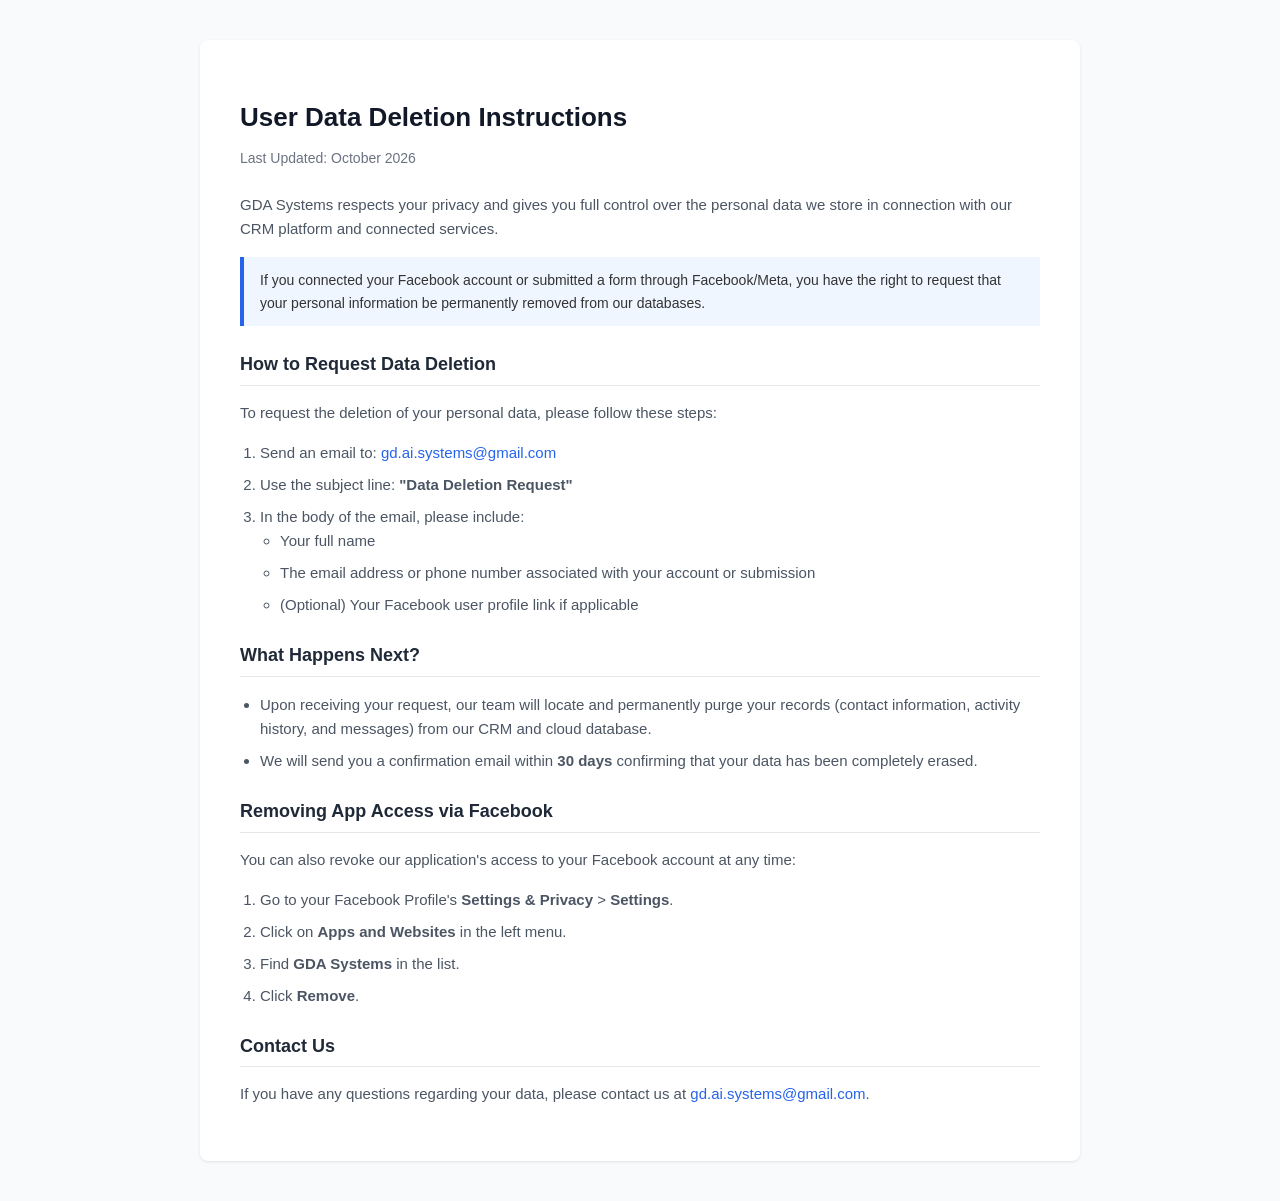
<file: data-deletion.html>
<!DOCTYPE html>
<html lang="en">
<head>
  <meta charset="UTF-8">
  <meta name="viewport" content="width=device-width, initial-scale=1.0">
  <title>User Data Deletion Instructions - GDA Systems</title>
  <style>
    body {
      font-family: -apple-system, BlinkMacSystemFont, "Segoe UI", Roboto, Helvetica, Arial, sans-serif;
      line-height: 1.6;
      color: #333;
      background-color: #f9fafb;
      margin: 0;
      padding: 40px 20px;
    }
    .container {
      max-width: 800px;
      margin: 0 auto;
      background: #ffffff;
      padding: 40px;
      border-radius: 8px;
      box-shadow: 0 1px 3px rgba(0,0,0,0.1);
    }
    h1 {
      font-size: 26px;
      color: #111827;
      margin-bottom: 8px;
    }
    .date {
      color: #6b7280;
      font-size: 14px;
      margin-bottom: 24px;
    }
    h2 {
      font-size: 18px;
      color: #1f2937;
      margin-top: 24px;
      margin-bottom: 12px;
      border-bottom: 1px solid #e5e7eb;
      padding-bottom: 6px;
    }
    p, li {
      font-size: 15px;
      color: #4b5563;
    }
    ul, ol {
      padding-left: 20px;
    }
    li {
      margin-bottom: 8px;
    }
    a {
      color: #2563eb;
      text-decoration: none;
    }
    a:hover {
      text-decoration: underline;
    }
    .notice {
      background-color: #eff6ff;
      border-left: 4px solid #2563eb;
      padding: 12px 16px;
      margin: 16px 0;
      font-size: 14px;
    }
  </style>
</head>
<body>

  <div class="container">
    <h1>User Data Deletion Instructions</h1>
    <div class="date">Last Updated: October 2026</div>

    <p>GDA Systems respects your privacy and gives you full control over the personal data we store in connection with our CRM platform and connected services.</p>

    <div class="notice">
      If you connected your Facebook account or submitted a form through Facebook/Meta, you have the right to request that your personal information be permanently removed from our databases.
    </div>

    <h2>How to Request Data Deletion</h2>
    <p>To request the deletion of your personal data, please follow these steps:</p>
    <ol>
      <li>Send an email to: <a href="mailto:gd.ai.systems@gmail.com">gd.ai.systems@gmail.com</a></li>
      <li>Use the subject line: <strong>"Data Deletion Request"</strong></li>
      <li>In the body of the email, please include:
        <ul>
          <li>Your full name</li>
          <li>The email address or phone number associated with your account or submission</li>
          <li>(Optional) Your Facebook user profile link if applicable</li>
        </ul>
      </li>
    </ol>

    <h2>What Happens Next?</h2>
    <ul>
      <li>Upon receiving your request, our team will locate and permanently purge your records (contact information, activity history, and messages) from our CRM and cloud database.</li>
      <li>We will send you a confirmation email within <strong>30 days</strong> confirming that your data has been completely erased.</li>
    </ul>

    <h2>Removing App Access via Facebook</h2>
    <p>You can also revoke our application's access to your Facebook account at any time:</p>
    <ol>
      <li>Go to your Facebook Profile's <strong>Settings & Privacy</strong> > <strong>Settings</strong>.</li>
      <li>Click on <strong>Apps and Websites</strong> in the left menu.</li>
      <li>Find <strong>GDA Systems</strong> in the list.</li>
      <li>Click <strong>Remove</strong>.</li>
    </ol>

    <h2>Contact Us</h2>
    <p>If you have any questions regarding your data, please contact us at <a href="mailto:gd.ai.systems@gmail.com">gd.ai.systems@gmail.com</a>.</p>
  </div>

</body>
</html>
</file>
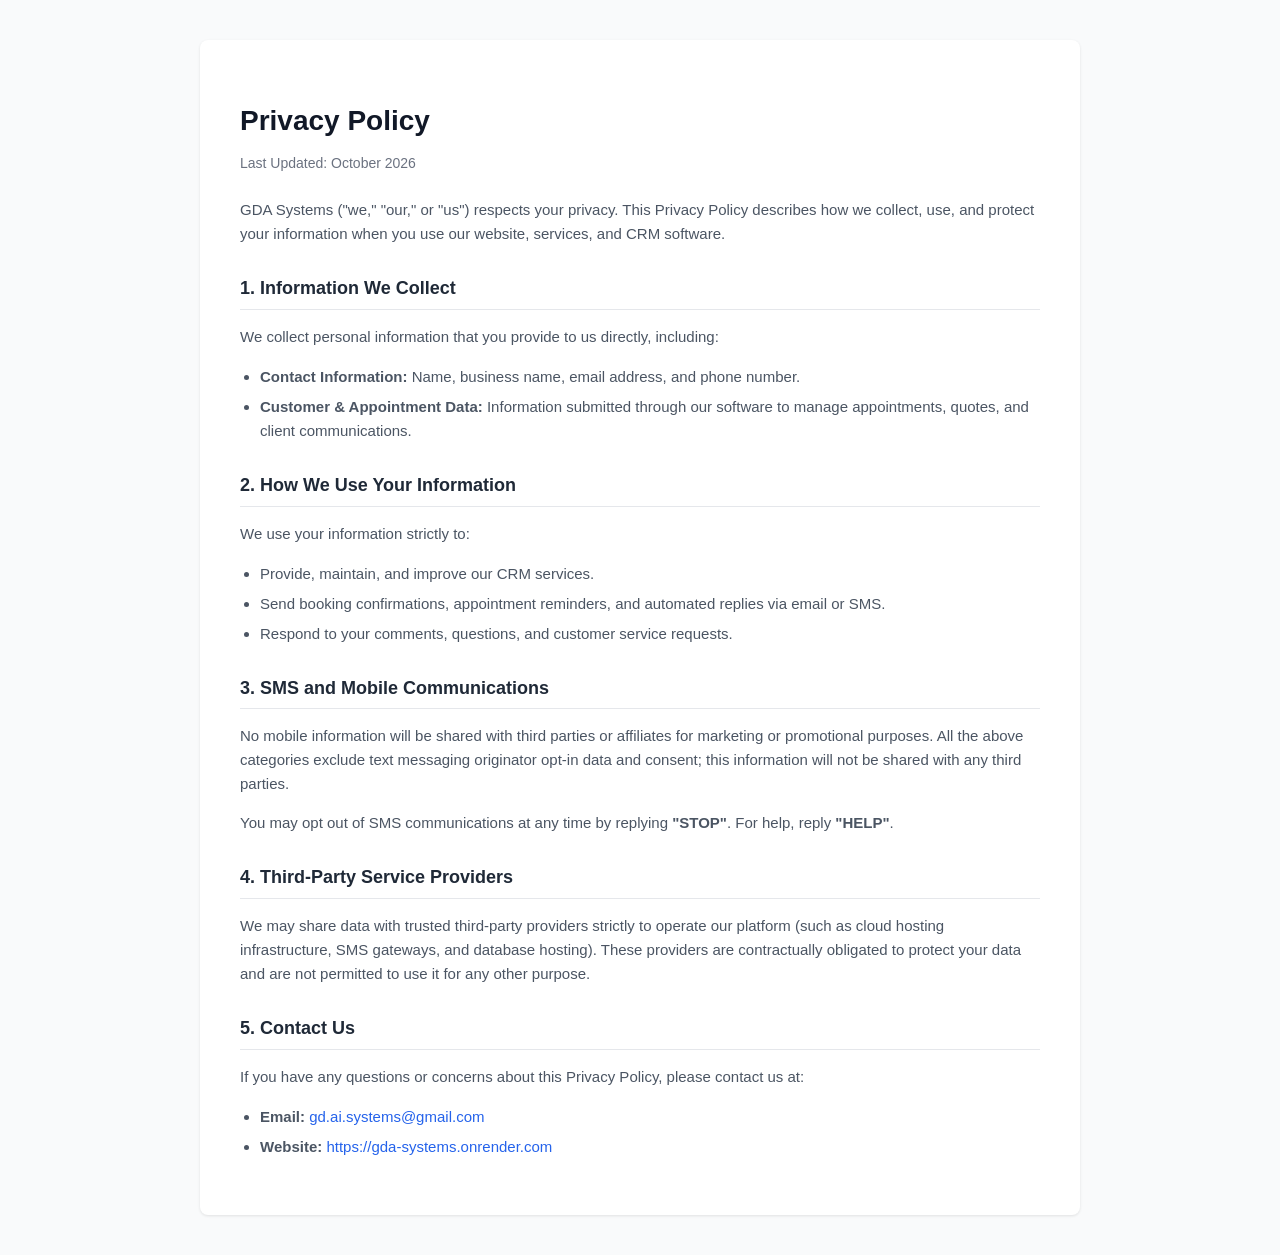
<file: privacy.html>
<!DOCTYPE html>
<html lang="en">
<head>
  <meta charset="UTF-8">
  <meta name="viewport" content="width=device-width, initial-scale=1.0">
  <title>Privacy Policy - GDA Systems</title>
  <style>
    body {
      font-family: -apple-system, BlinkMacSystemFont, "Segoe UI", Roboto, Helvetica, Arial, sans-serif;
      line-height: 1.6;
      color: #333;
      background-color: #f9fafb;
      margin: 0;
      padding: 40px 20px;
    }
    .container {
      max-width: 800px;
      margin: 0 auto;
      background: #ffffff;
      padding: 40px;
      border-radius: 8px;
      box-shadow: 0 1px 3px rgba(0,0,0,0.1);
    }
    h1 {
      font-size: 28px;
      color: #111827;
      margin-bottom: 8px;
    }
    .date {
      color: #6b7280;
      font-size: 14px;
      margin-bottom: 24px;
    }
    h2 {
      font-size: 18px;
      color: #1f2937;
      margin-top: 28px;
      margin-bottom: 12px;
      border-bottom: 1px solid #e5e7eb;
      padding-bottom: 6px;
    }
    p, li {
      font-size: 15px;
      color: #4b5563;
    }
    ul {
      padding-left: 20px;
    }
    li {
      margin-bottom: 6px;
    }
    a {
      color: #2563eb;
      text-decoration: none;
    }
    a:hover {
      text-decoration: underline;
    }
  </style>
</head>
<body>

  <div class="container">
    <h1>Privacy Policy</h1>
    <div class="date">Last Updated: October 2026</div>

    <p>GDA Systems ("we," "our," or "us") respects your privacy. This Privacy Policy describes how we collect, use, and protect your information when you use our website, services, and CRM software.</p>

    <h2>1. Information We Collect</h2>
    <p>We collect personal information that you provide to us directly, including:</p>
    <ul>
      <li><strong>Contact Information:</strong> Name, business name, email address, and phone number.</li>
      <li><strong>Customer & Appointment Data:</strong> Information submitted through our software to manage appointments, quotes, and client communications.</li>
    </ul>

    <h2>2. How We Use Your Information</h2>
    <p>We use your information strictly to:</p>
    <ul>
      <li>Provide, maintain, and improve our CRM services.</li>
      <li>Send booking confirmations, appointment reminders, and automated replies via email or SMS.</li>
      <li>Respond to your comments, questions, and customer service requests.</li>
    </ul>

    <h2>3. SMS and Mobile Communications</h2>
    <p>No mobile information will be shared with third parties or affiliates for marketing or promotional purposes. All the above categories exclude text messaging originator opt-in data and consent; this information will not be shared with any third parties.</p>
    <p>You may opt out of SMS communications at any time by replying <strong>"STOP"</strong>. For help, reply <strong>"HELP"</strong>.</p>

    <h2>4. Third-Party Service Providers</h2>
    <p>We may share data with trusted third-party providers strictly to operate our platform (such as cloud hosting infrastructure, SMS gateways, and database hosting). These providers are contractually obligated to protect your data and are not permitted to use it for any other purpose.</p>

    <h2>5. Contact Us</h2>
    <p>If you have any questions or concerns about this Privacy Policy, please contact us at:</p>
    <ul>
      <li><strong>Email:</strong> <a href="mailto:gd.ai.systems@gmail.com">gd.ai.systems@gmail.com</a></li>
      <li><strong>Website:</strong> <a href="https://gda-systems.onrender.com">https://gda-systems.onrender.com</a></li>
    </ul>
  </div>

</body>
</html>
</file>
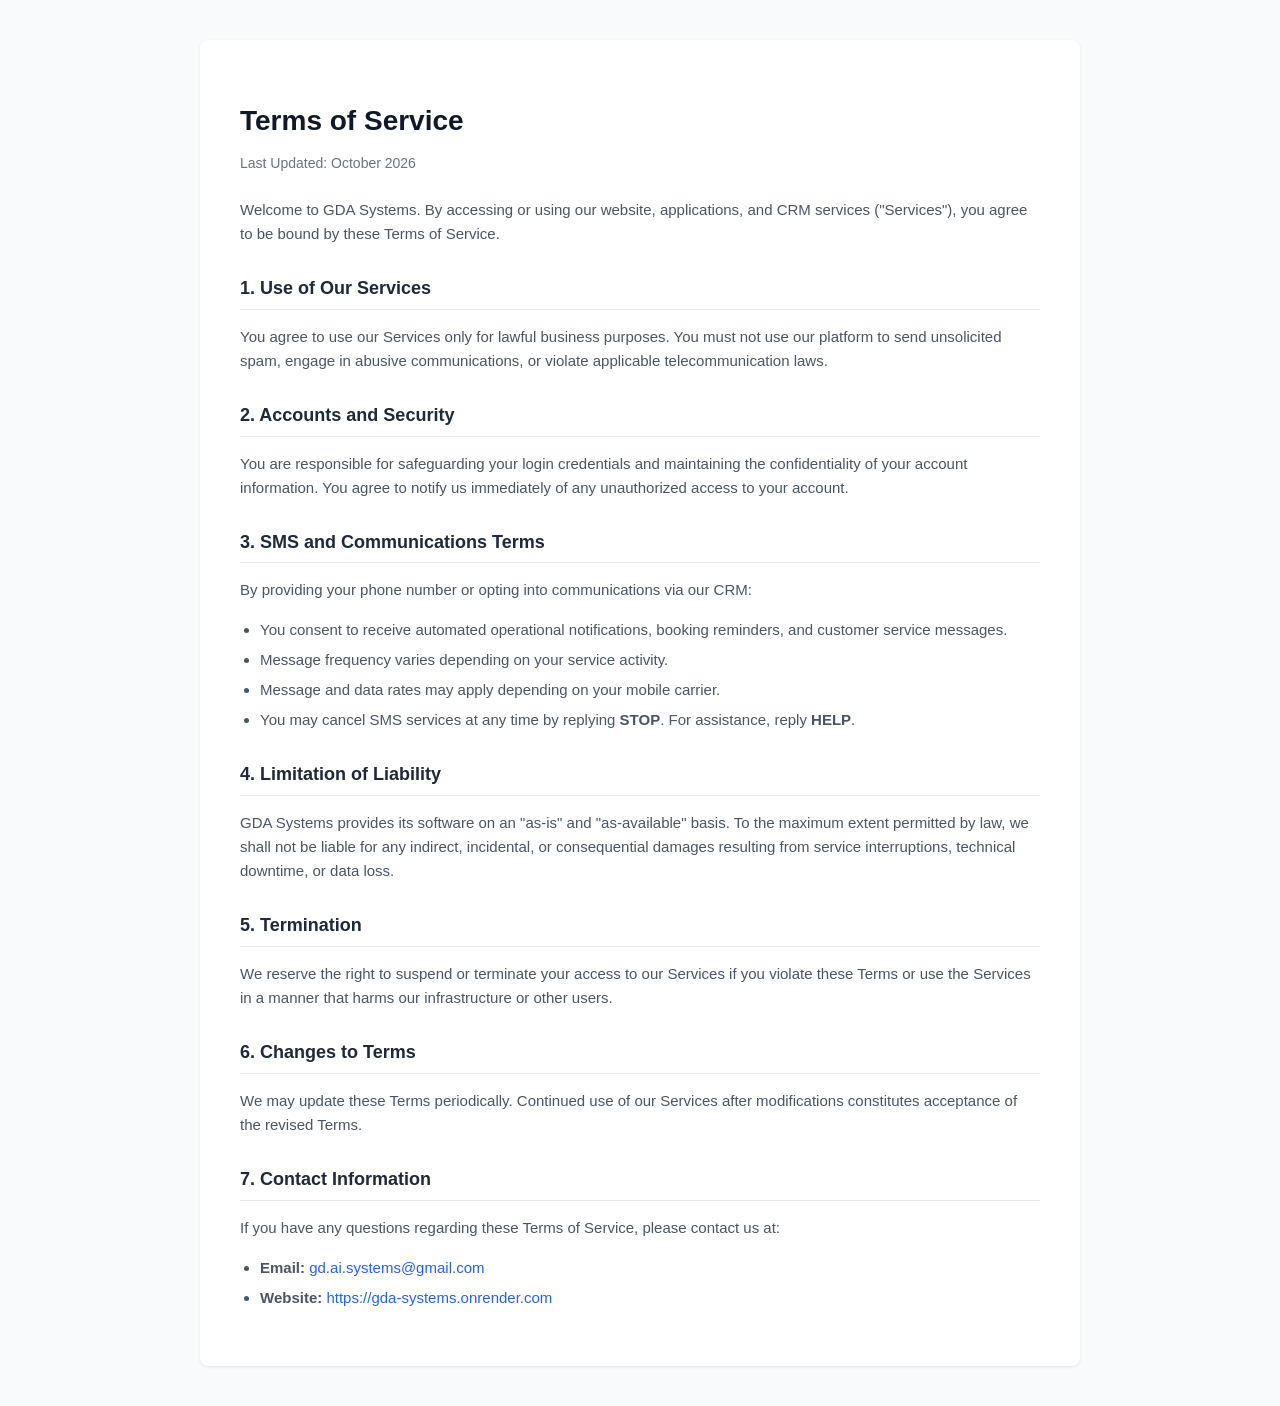
<file: terms.html>
<!DOCTYPE html>
<html lang="en">
<head>
  <meta charset="UTF-8">
  <meta name="viewport" content="width=device-width, initial-scale=1.0">
  <title>Terms of Service - GDA Systems</title>
  <style>
    body {
      font-family: -apple-system, BlinkMacSystemFont, "Segoe UI", Roboto, Helvetica, Arial, sans-serif;
      line-height: 1.6;
      color: #333;
      background-color: #f9fafb;
      margin: 0;
      padding: 40px 20px;
    }
    .container {
      max-width: 800px;
      margin: 0 auto;
      background: #ffffff;
      padding: 40px;
      border-radius: 8px;
      box-shadow: 0 1px 3px rgba(0,0,0,0.1);
    }
    h1 {
      font-size: 28px;
      color: #111827;
      margin-bottom: 8px;
    }
    .date {
      color: #6b7280;
      font-size: 14px;
      margin-bottom: 24px;
    }
    h2 {
      font-size: 18px;
      color: #1f2937;
      margin-top: 28px;
      margin-bottom: 12px;
      border-bottom: 1px solid #e5e7eb;
      padding-bottom: 6px;
    }
    p, li {
      font-size: 15px;
      color: #4b5563;
    }
    ul {
      padding-left: 20px;
    }
    li {
      margin-bottom: 6px;
    }
    a {
      color: #2563eb;
      text-decoration: none;
    }
    a:hover {
      text-decoration: underline;
    }
  </style>
</head>
<body>

  <div class="container">
    <h1>Terms of Service</h1>
    <div class="date">Last Updated: October 2026</div>

    <p>Welcome to GDA Systems. By accessing or using our website, applications, and CRM services ("Services"), you agree to be bound by these Terms of Service.</p>

    <h2>1. Use of Our Services</h2>
    <p>You agree to use our Services only for lawful business purposes. You must not use our platform to send unsolicited spam, engage in abusive communications, or violate applicable telecommunication laws.</p>

    <h2>2. Accounts and Security</h2>
    <p>You are responsible for safeguarding your login credentials and maintaining the confidentiality of your account information. You agree to notify us immediately of any unauthorized access to your account.</p>

    <h2>3. SMS and Communications Terms</h2>
    <p>By providing your phone number or opting into communications via our CRM:</p>
    <ul>
      <li>You consent to receive automated operational notifications, booking reminders, and customer service messages.</li>
      <li>Message frequency varies depending on your service activity.</li>
      <li>Message and data rates may apply depending on your mobile carrier.</li>
      <li>You may cancel SMS services at any time by replying <strong>STOP</strong>. For assistance, reply <strong>HELP</strong>.</li>
    </ul>

    <h2>4. Limitation of Liability</h2>
    <p>GDA Systems provides its software on an "as-is" and "as-available" basis. To the maximum extent permitted by law, we shall not be liable for any indirect, incidental, or consequential damages resulting from service interruptions, technical downtime, or data loss.</p>

    <h2>5. Termination</h2>
    <p>We reserve the right to suspend or terminate your access to our Services if you violate these Terms or use the Services in a manner that harms our infrastructure or other users.</p>

    <h2>6. Changes to Terms</h2>
    <p>We may update these Terms periodically. Continued use of our Services after modifications constitutes acceptance of the revised Terms.</p>

    <h2>7. Contact Information</h2>
    <p>If you have any questions regarding these Terms of Service, please contact us at:</p>
    <ul>
      <li><strong>Email:</strong> <a href="mailto:gd.ai.systems@gmail.com">gd.ai.systems@gmail.com</a></li>
      <li><strong>Website:</strong> <a href="https://gda-systems.onrender.com">https://gda-systems.onrender.com</a></li>
    </ul>
  </div>

</body>
</html>
</file>
